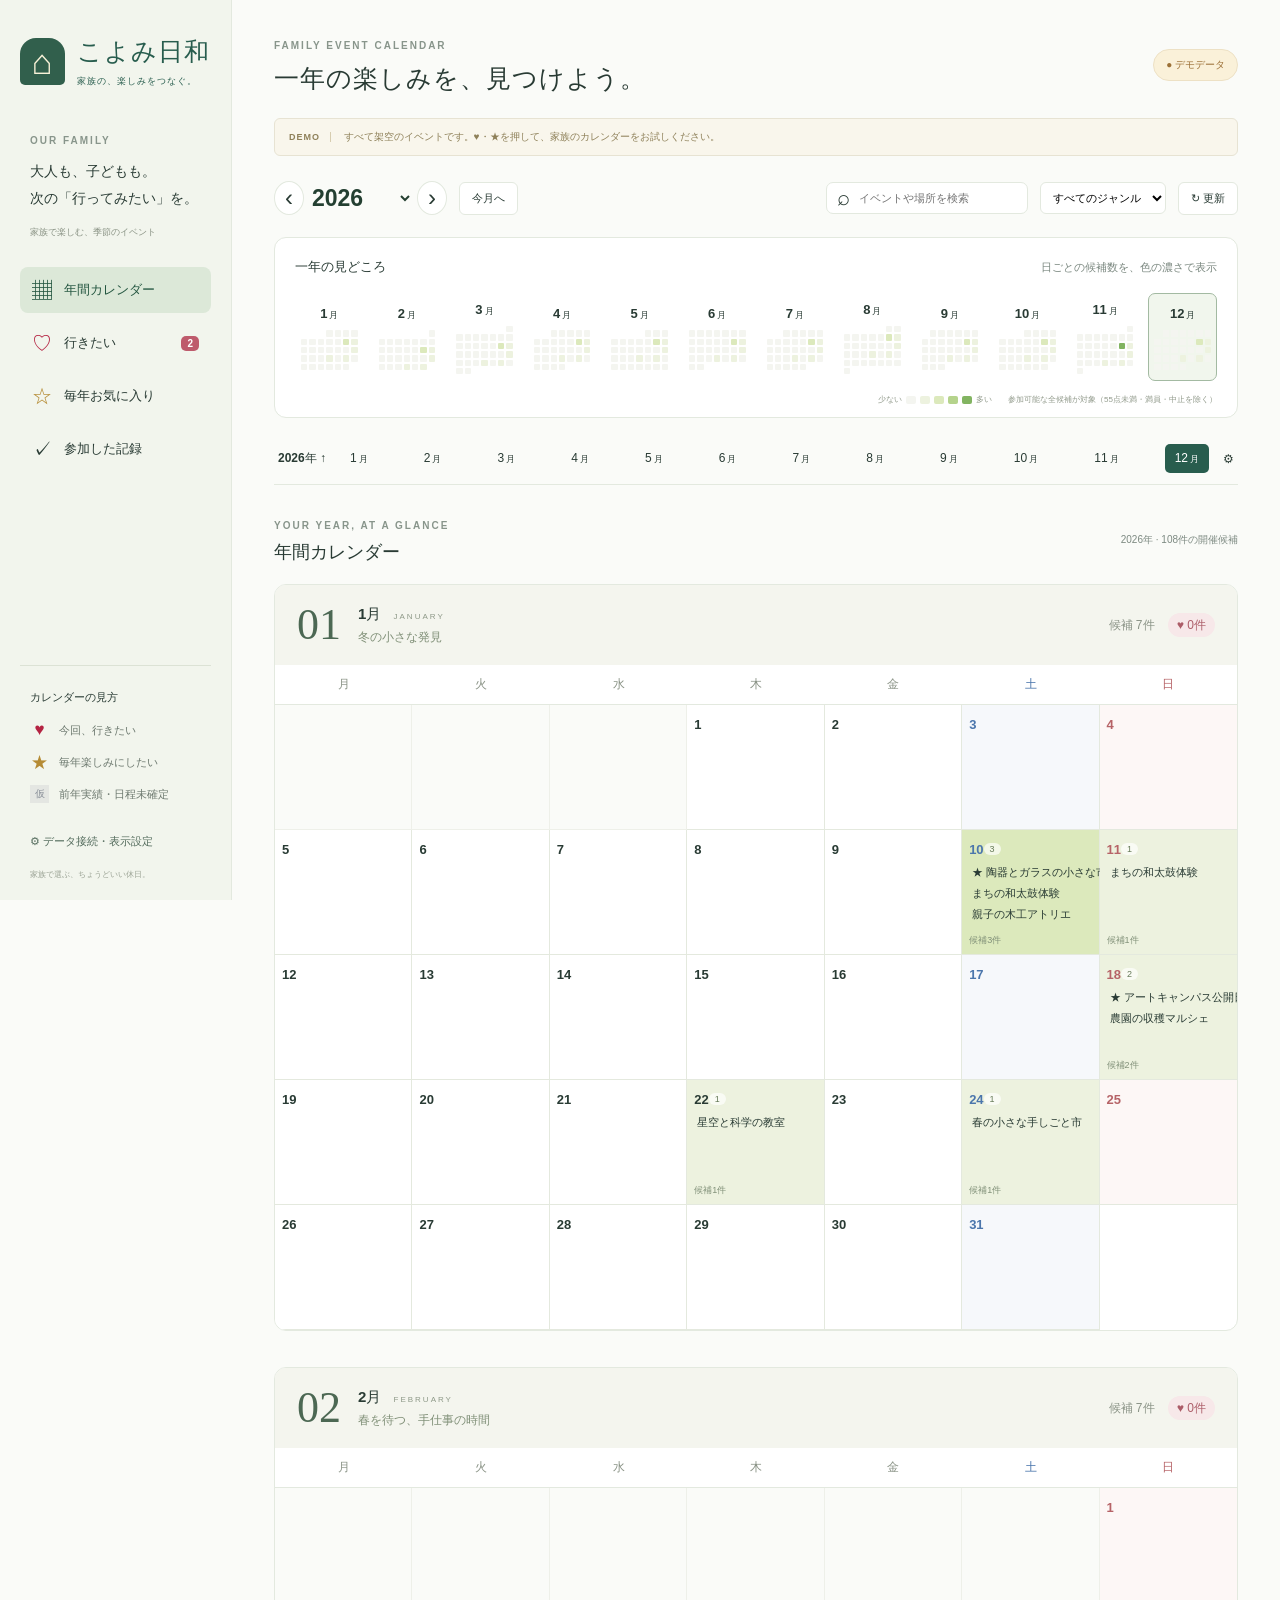
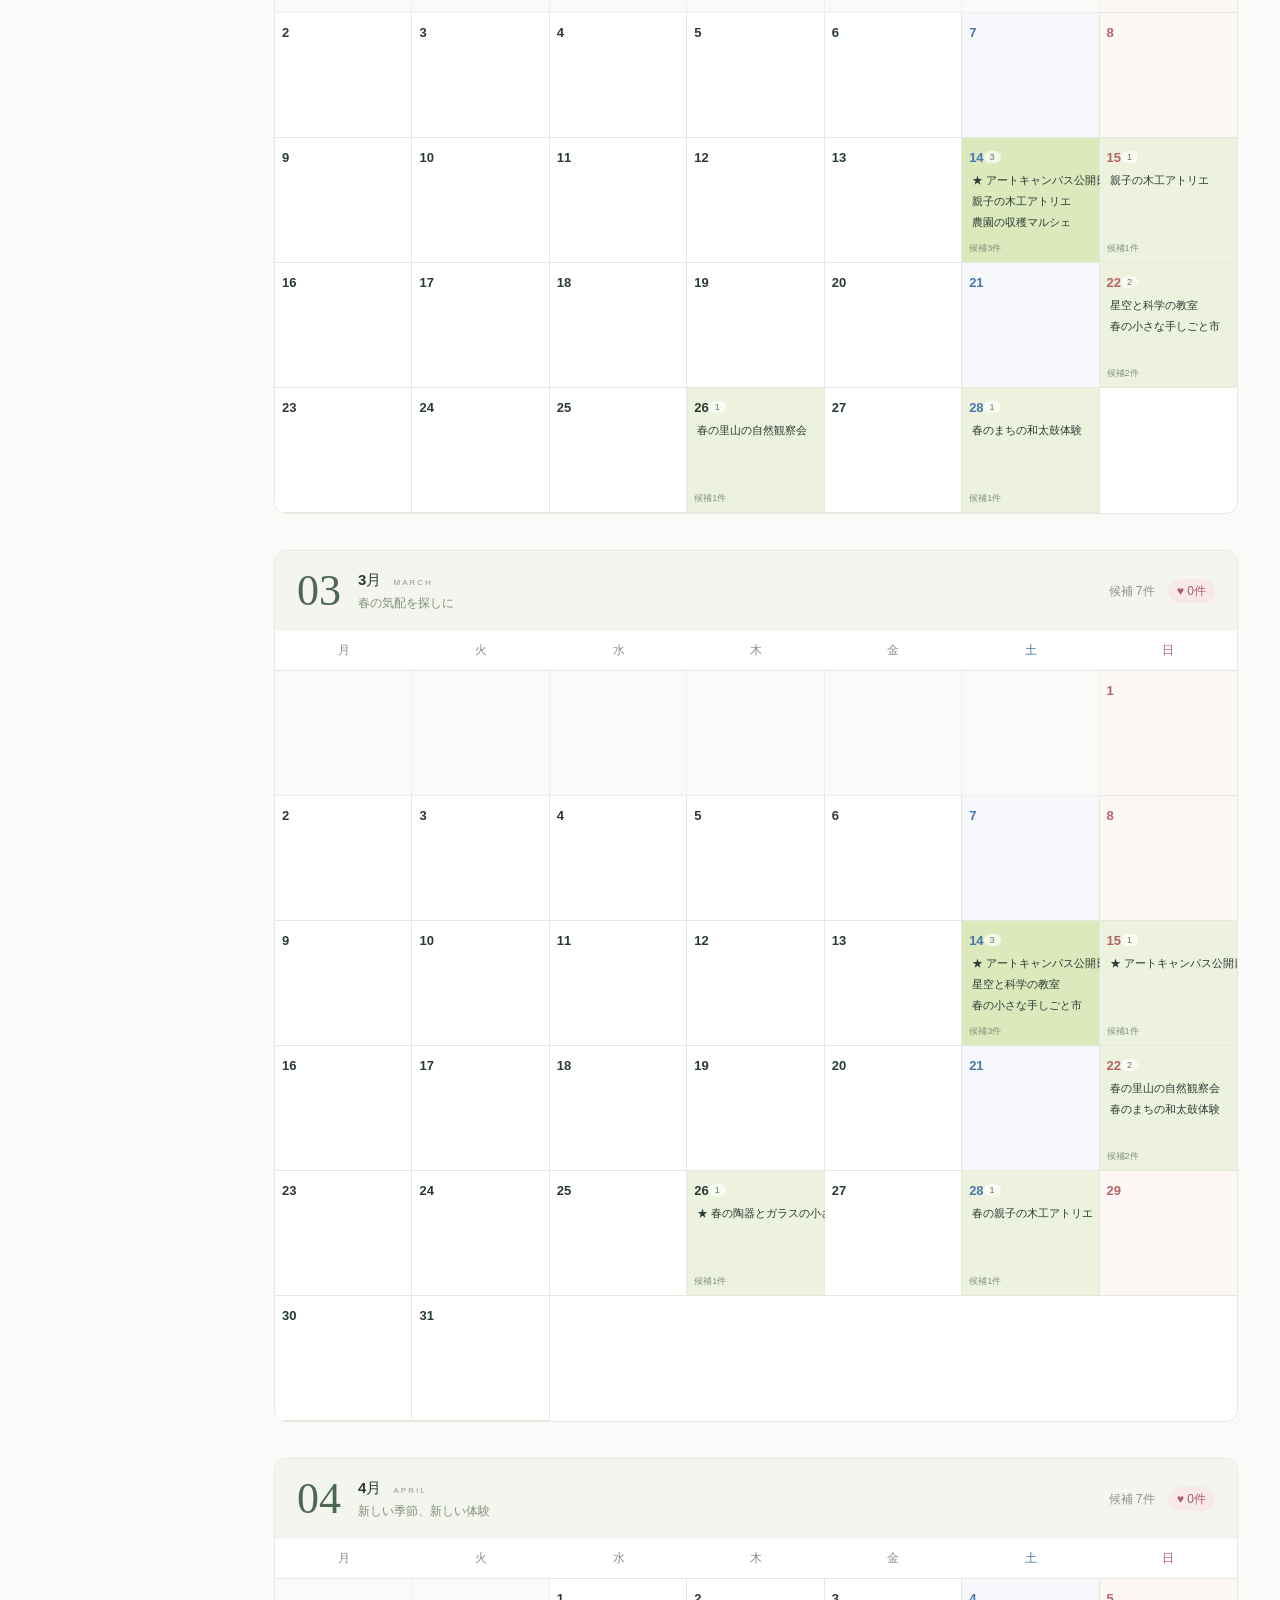
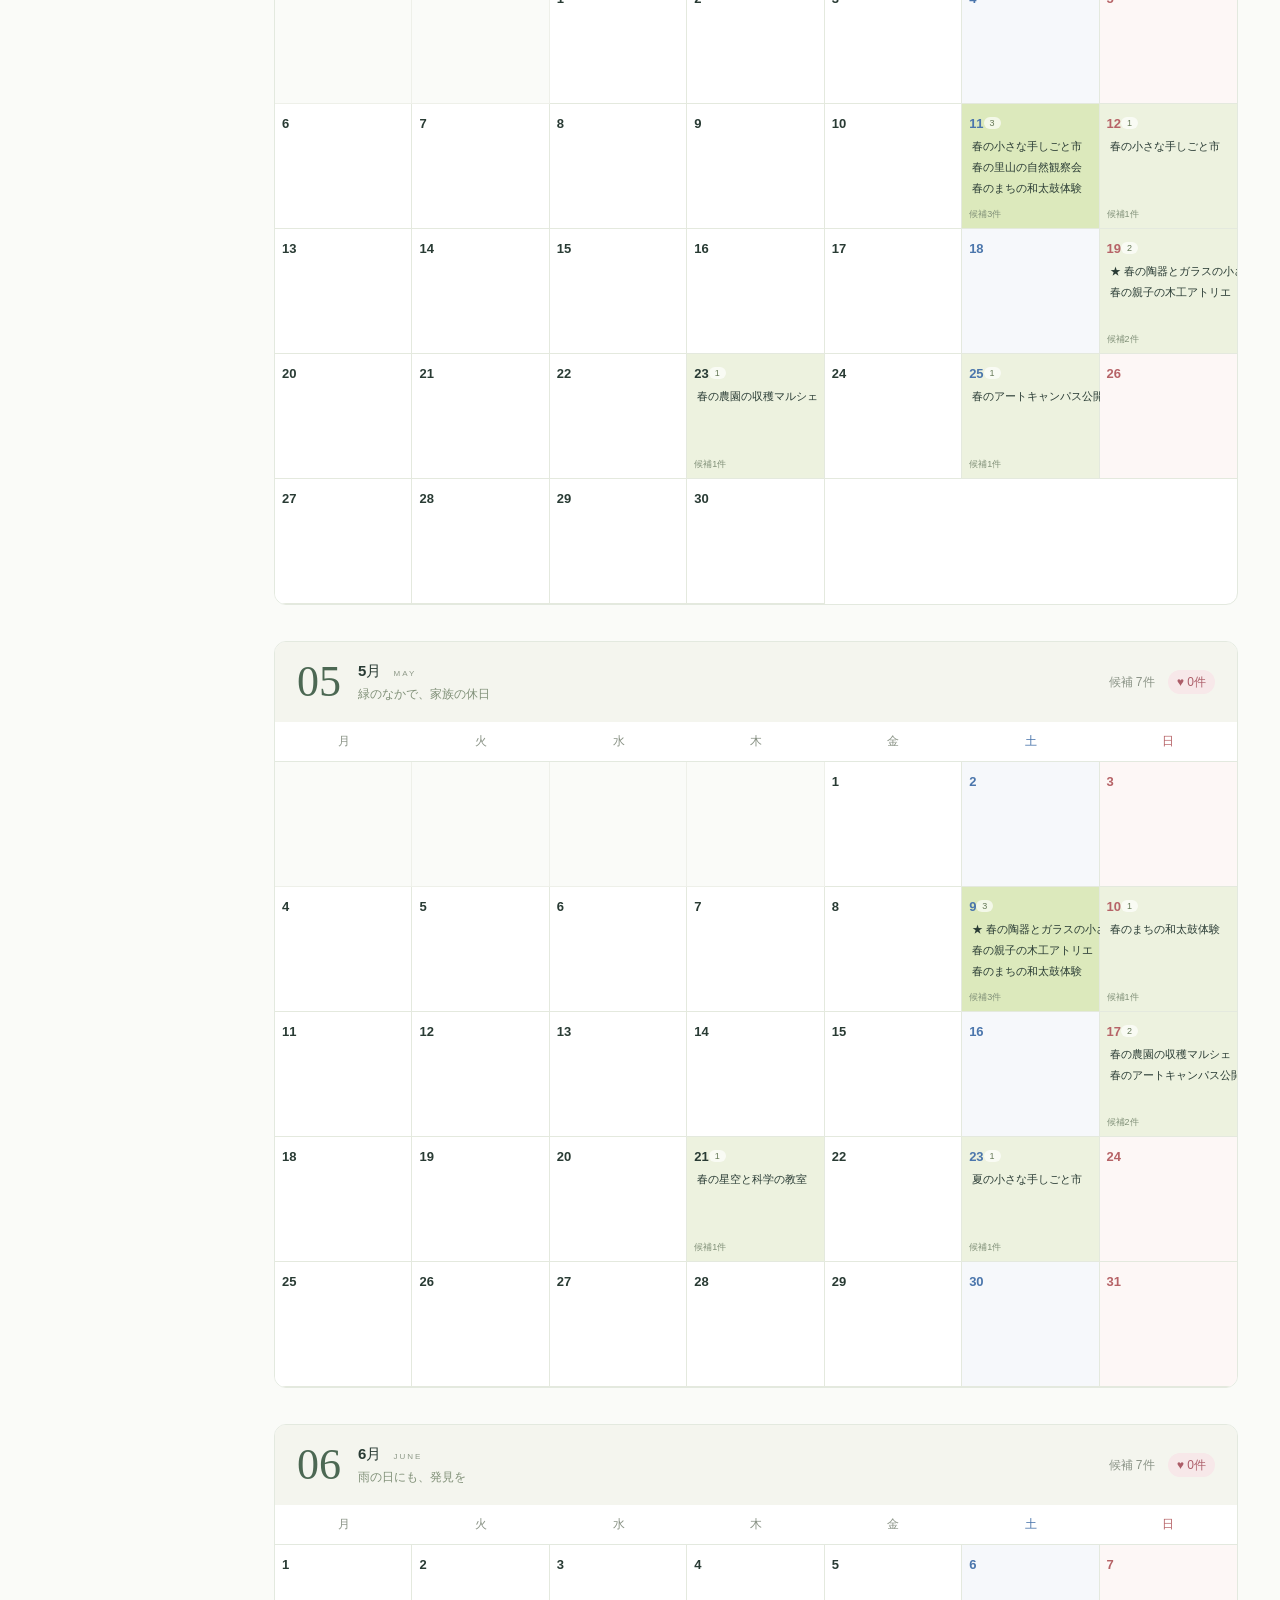
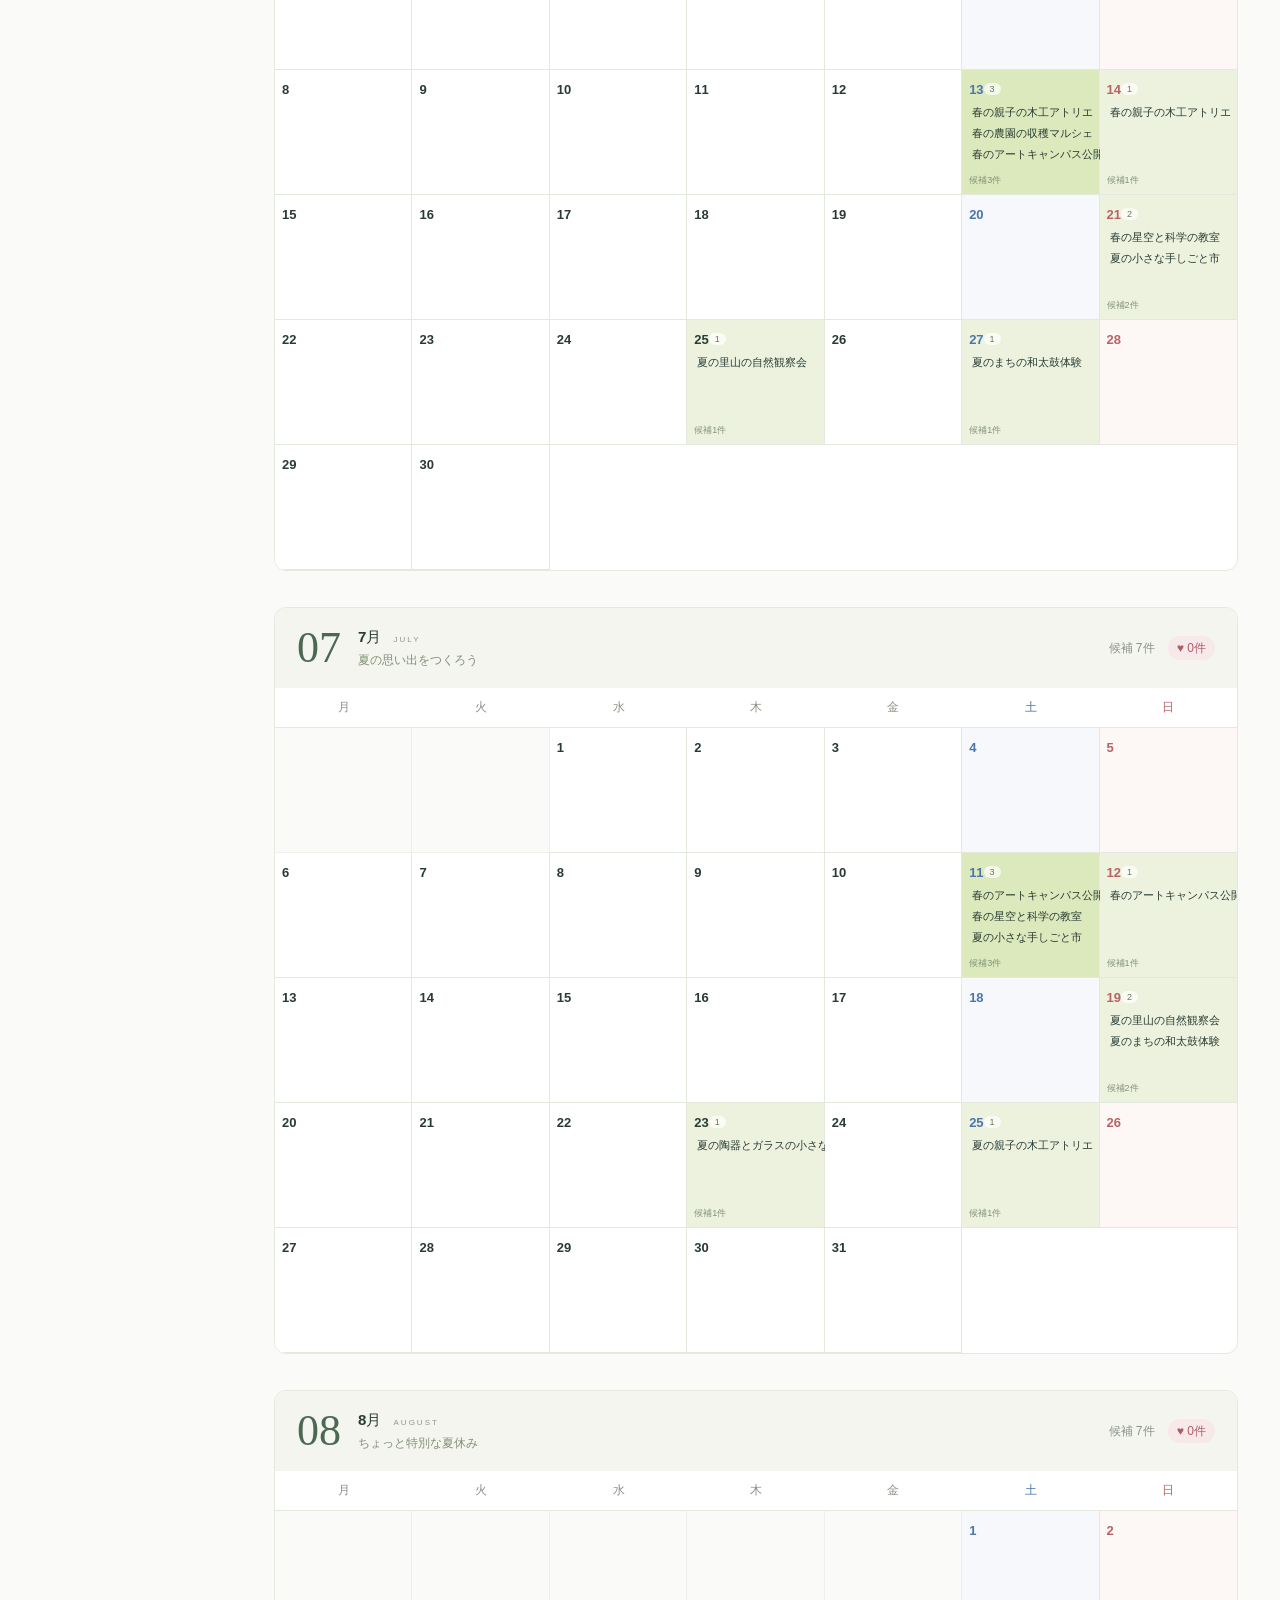
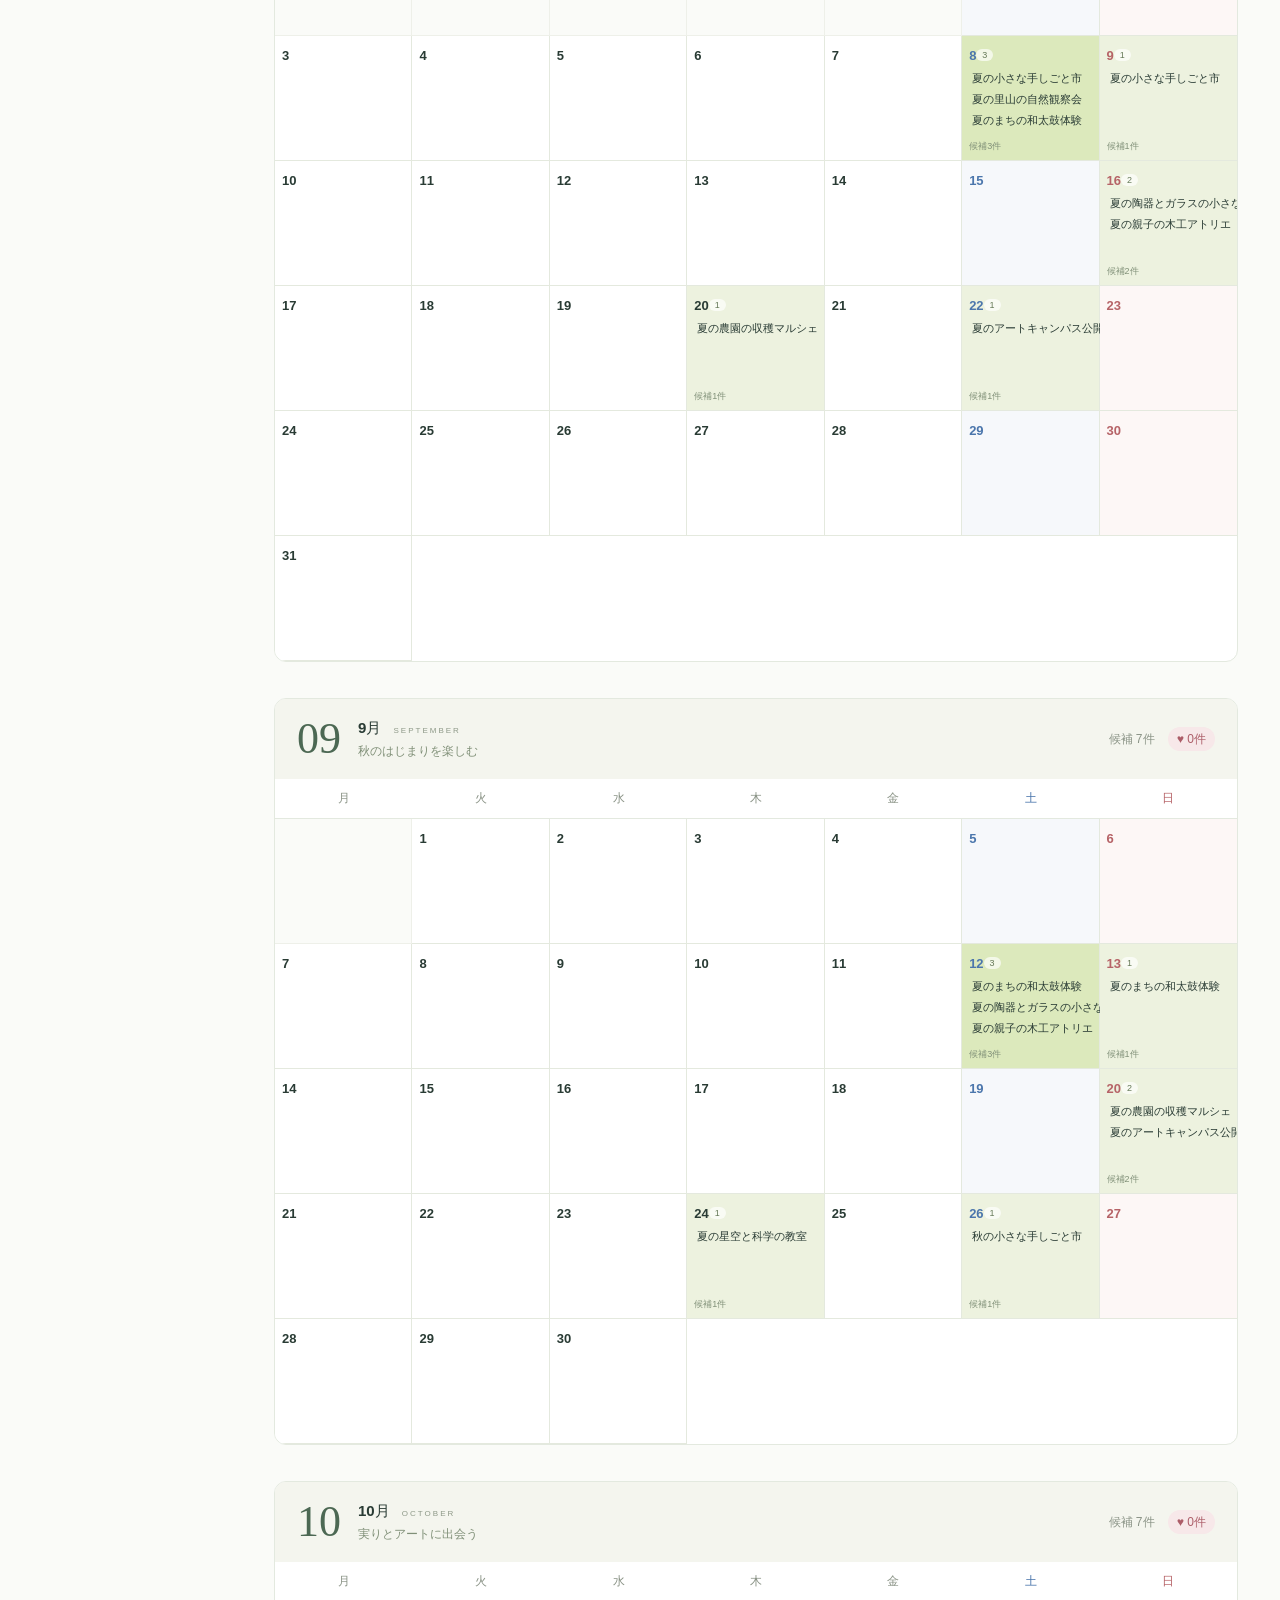
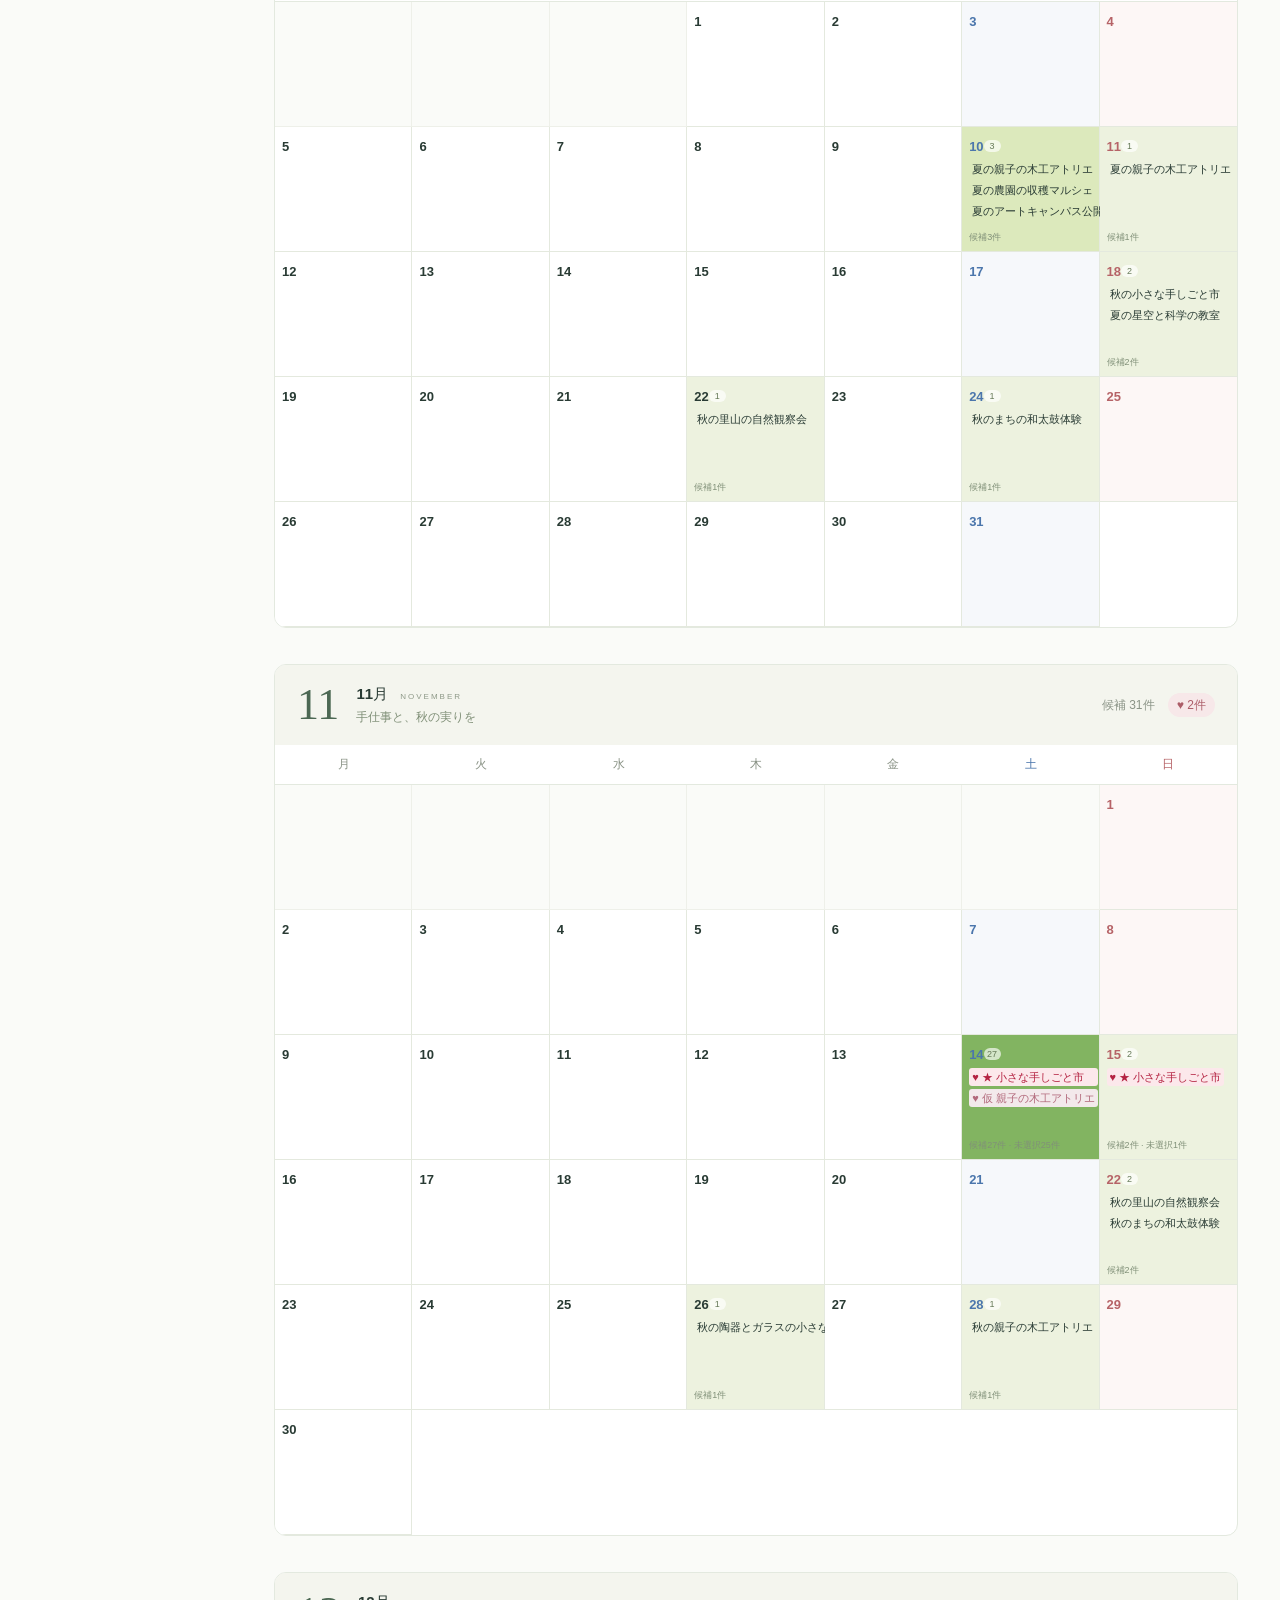
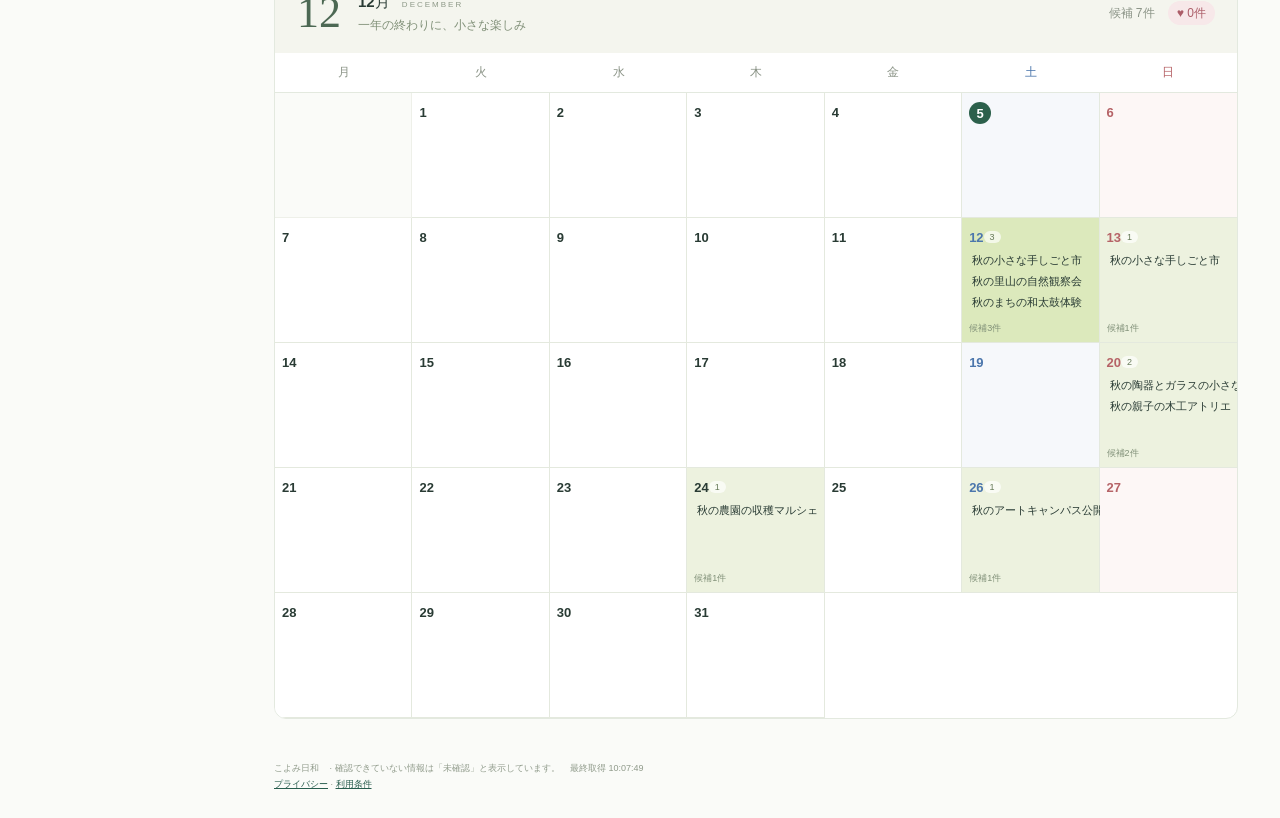
<file: index.html>
<!doctype html>
<html lang="ja"><head><meta charset="UTF-8"><meta name="viewport" content="width=device-width, initial-scale=1"><meta name="theme-color" content="#245e50"><meta name="referrer" content="strict-origin-when-cross-origin"><meta http-equiv="Content-Security-Policy" content="default-src 'self'; script-src 'self' https://accounts.google.com/gsi/client https://apis.google.com; style-src 'self' 'unsafe-inline' https://accounts.google.com https://apis.google.com; connect-src 'self' https://accounts.google.com https://apis.google.com https://www.googleapis.com https://sheets.googleapis.com https://oauth2.googleapis.com; frame-src https://accounts.google.com https://docs.google.com https://drive.google.com; img-src 'self' https: data:; object-src 'none'; base-uri 'self'; form-action 'self'"><title>こよみ日和 — 家族のイベントカレンダー</title><link rel="icon" href="./favicon.svg"><link rel="stylesheet" href="./style.css?v=975ec59d88f0"><script type="module" src="./app.js?v=975ec59d88f0"></script></head><body>
<a class="skiplink" href="#calendar">カレンダーへ移動</a>
<aside class="sidebar">
 <a class="brand" href="./" aria-label="こよみ日和 ホーム"><span class="brand-mark">⌂</span><span>こよみ日和<small>家族の、楽しみをつなぐ。</small></span></a>
 <div class="family-note"><span class="eyebrow">OUR FAMILY</span><p>大人も、子どもも。<br>次の「行ってみたい」を。</p><small>家族で楽しむ、季節のイベント</small></div>
 <nav aria-label="表示を選択"><button class="nav-item active" data-view="calendar"><span>▦</span>年間カレンダー</button><button class="nav-item" data-view="want"><span class="red">♡</span>行きたい<span id="want-count" class="nav-count">0</span></button><button class="nav-item" data-view="favorites"><span class="gold">☆</span>毎年お気に入り</button><button class="nav-item" data-view="attended"><span>✓</span>参加した記録</button></nav>
 <div class="sidebar-bottom"><div class="legend-title">カレンダーの見方</div><p><span class="red">♥</span> 今回、行きたい</p><p><span class="gold">★</span> 毎年楽しみにしたい</p><p><span class="tentative-label">仮</span> 前年実績・日程未確定</p><button id="settings-open" class="connection-button">⚙ データ接続・表示設定</button><small>家族で選ぶ、ちょうどいい休日。</small></div>
</aside>
<main>
 <header class="topbar"><div><span class="eyebrow">FAMILY EVENT CALENDAR</span><h1 id="page-title">一年の楽しみを、見つけよう。</h1></div><span id="mode-badge" class="mode-badge">● デモデータ</span></header>
 <div class="demo-notice" id="demo-notice"><strong>DEMO</strong> すべて架空のイベントです。♥・★を押して、家族のカレンダーをお試しください。</div>
 <section class="toolbar" aria-label="カレンダー操作"><div class="year-control"><button id="year-prev" aria-label="前年">‹</button><select id="year" aria-label="表示年"></select><button id="year-next" aria-label="翌年">›</button></div><button id="today" class="quiet-button">今月へ</button><div class="search"><span>⌕</span><input id="search" type="search" placeholder="イベントや場所を検索" aria-label="イベントや場所を検索"></div><select id="category" aria-label="ジャンル"><option value="">すべてのジャンル</option></select><button id="refresh" class="quiet-button">↻ 更新</button></section>
 <section class="year-overview"><div class="section-label"><h2>一年の見どころ</h2><span>日ごとの候補数を、色の濃さで表示</span></div><div id="overview" class="overview"></div><div class="density-legend"><span>少ない</span><i class="density-0"></i><i class="density-1"></i><i class="density-2"></i><i class="density-3"></i><i class="density-4"></i><span>多い</span><span class="overview-footnote">参加可能な全候補が対象（55点未満・満員・中止を除く）</span></div></section>
 <div id="quicknav" class="quicknav" aria-label="月へのクイック移動"></div>
 <div class="content-heading"><div><span class="eyebrow" id="content-eyebrow">YOUR YEAR, AT A GLANCE</span><h2 id="content-title">年間カレンダー</h2></div><span id="result-count"></span></div>
 <div id="error" class="error" role="alert" hidden></div><div id="loading" role="status">カレンダーを読み込んでいます…</div>
 <div id="calendar" tabindex="-1"></div><section id="list-view" hidden></section>
 <footer>こよみ日和 <span>·</span> 確認できていない情報は「未確認」と表示しています。<span id="updated"></span><br><a href="./privacy.html">プライバシー</a> · <a href="./terms.html">利用条件</a></footer>
</main>
<div id="sheet-backdrop" class="backdrop" hidden></div><aside id="day-panel" class="day-panel" aria-label="日別イベント" hidden></aside>
<dialog id="detail"><div id="detail-content"></div></dialog>
<dialog id="settings"><div class="dialog-heading"><h2>データ接続・表示設定</h2><button data-close="settings" aria-label="閉じる">×</button></div><p class="muted" id="storage-note">デモの選択状態を保存します。</p><label class="setting-row"><span>データソース</span><select id="source"><option value="demo">デモデータ</option><option value="sheets">既存のGoogle Sheets</option></select></label><div class="connection-info" id="connection-info"></div><label class="setting-row"><span>ルート検索の出発地点<br><small>この端末だけに保存</small></span><input id="route-origin" type="text" maxlength="200" placeholder="任意：市区町村・駅名など" autocomplete="off"></label><section aria-labelledby="interest-heading"><h3 id="interest-heading">興味なし</h3><p class="muted">イベント全体を翌年以降も候補・検索結果から除外します。解除すると再び候補になります。</p><div id="interest-list"></div></section><label class="setting-row"><span>仮日程を表示</span><input type="checkbox" id="show-tentative" checked></label><p class="muted">♥は開催回ごと、★はイベント共通です。Sheetsモードでは既存PoC行を除外し、デモデータは書き込みません。</p><button data-close="settings" class="primary">完了</button></dialog>
<div id="toast" role="status" class="toast" hidden></div>
</body></html>
</file>
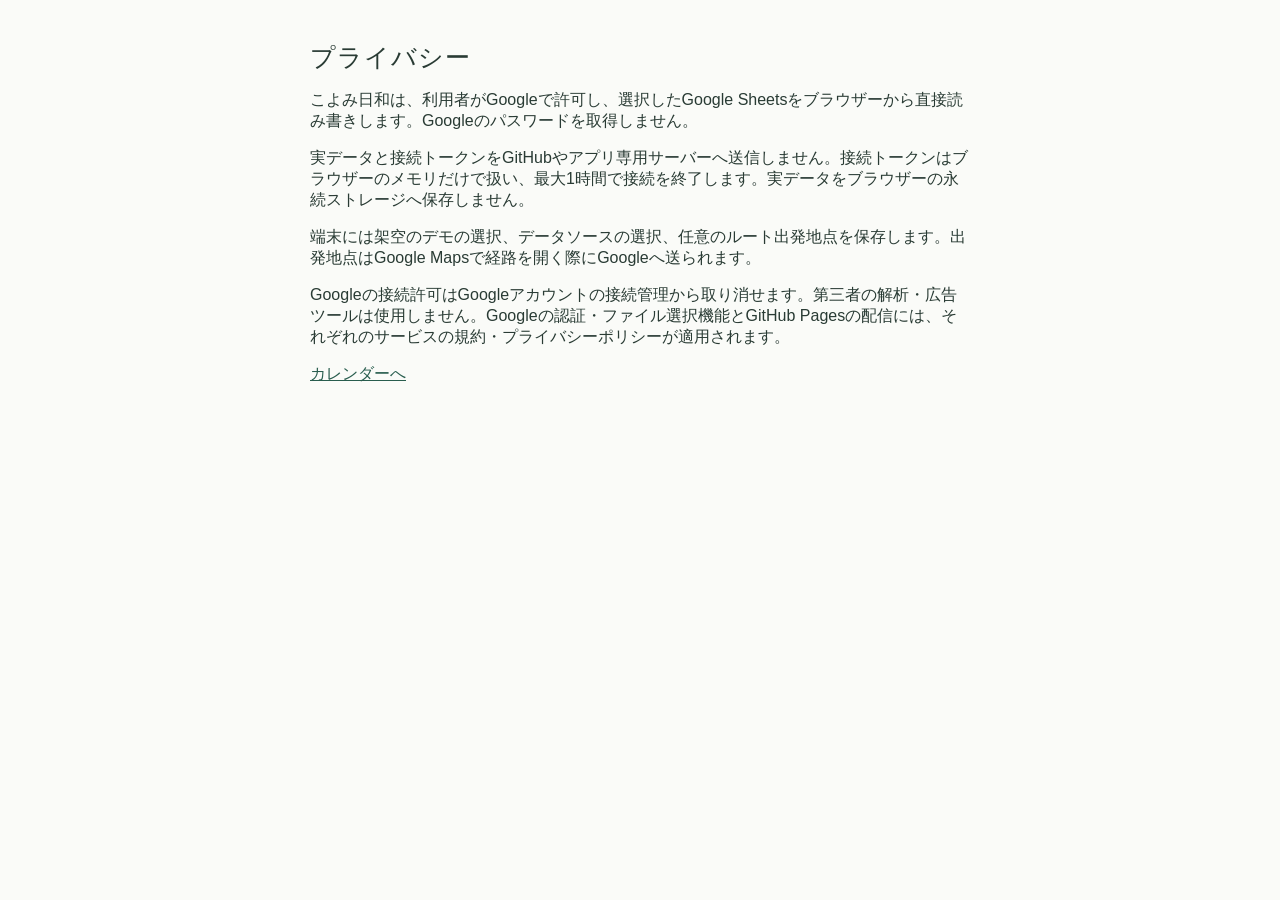
<file: privacy.html>
<!doctype html><html lang="ja"><head><meta charset="utf-8"><meta name="viewport" content="width=device-width, initial-scale=1"><title>プライバシー — こよみ日和</title><link rel="stylesheet" href="./style.css"></head><body><main style="margin:0 auto;padding:32px 20px;max-width:700px"><h1>プライバシー</h1><p>こよみ日和は、利用者がGoogleで許可し、選択したGoogle Sheetsをブラウザーから直接読み書きします。Googleのパスワードを取得しません。</p><p>実データと接続トークンをGitHubやアプリ専用サーバーへ送信しません。接続トークンはブラウザーのメモリだけで扱い、最大1時間で接続を終了します。実データをブラウザーの永続ストレージへ保存しません。</p><p>端末には架空のデモの選択、データソースの選択、任意のルート出発地点を保存します。出発地点はGoogle Mapsで経路を開く際にGoogleへ送られます。</p><p>Googleの接続許可はGoogleアカウントの接続管理から取り消せます。第三者の解析・広告ツールは使用しません。Googleの認証・ファイル選択機能とGitHub Pagesの配信には、それぞれのサービスの規約・プライバシーポリシーが適用されます。</p><p><a href="./">カレンダーへ</a></p></main></body></html>
</file>
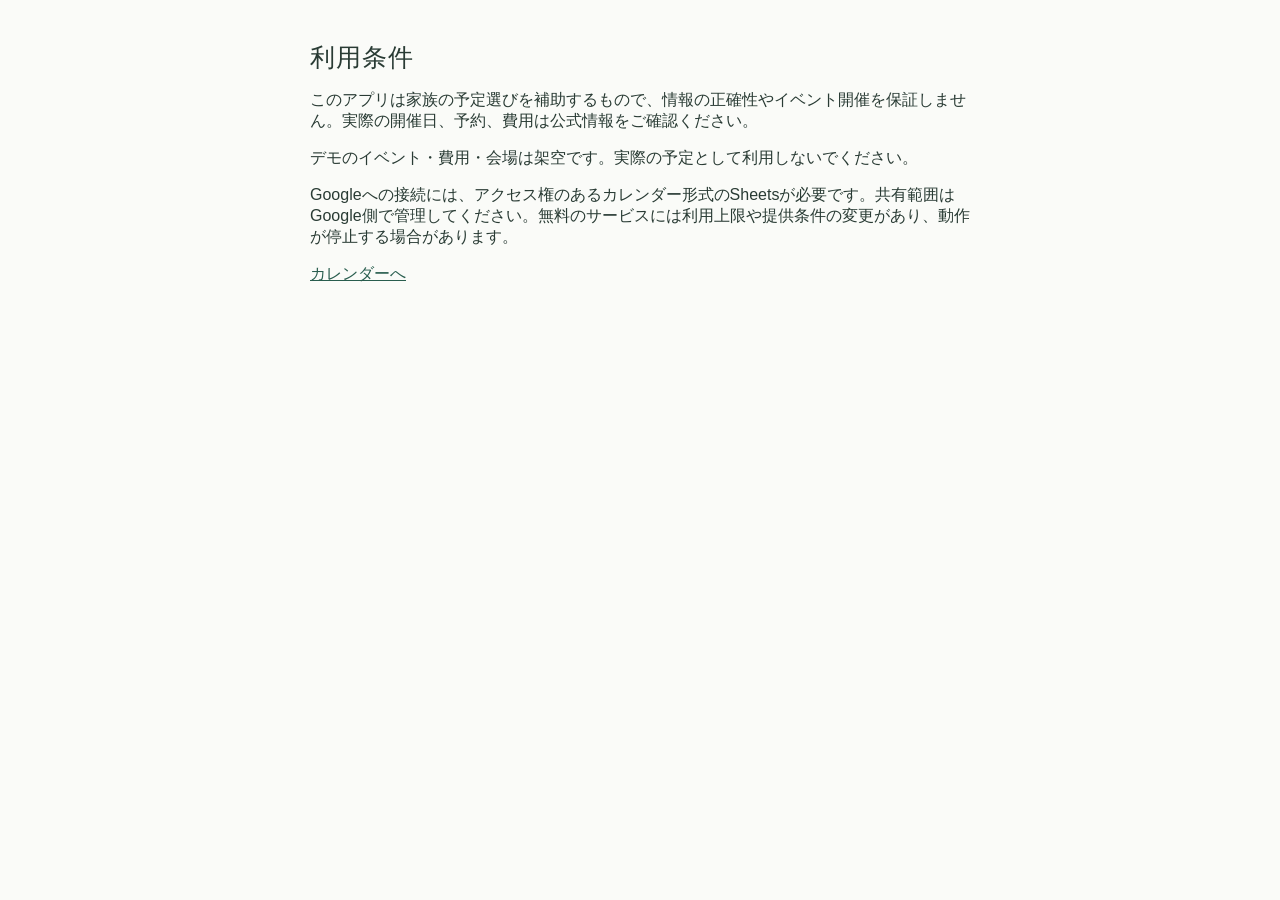
<file: terms.html>
<!doctype html><html lang="ja"><head><meta charset="utf-8"><meta name="viewport" content="width=device-width, initial-scale=1"><title>利用条件 — こよみ日和</title><link rel="stylesheet" href="./style.css"></head><body><main style="margin:0 auto;padding:32px 20px;max-width:700px"><h1>利用条件</h1><p>このアプリは家族の予定選びを補助するもので、情報の正確性やイベント開催を保証しません。実際の開催日、予約、費用は公式情報をご確認ください。</p><p>デモのイベント・費用・会場は架空です。実際の予定として利用しないでください。</p><p>Googleへの接続には、アクセス権のあるカレンダー形式のSheetsが必要です。共有範囲はGoogle側で管理してください。無料のサービスには利用上限や提供条件の変更があり、動作が停止する場合があります。</p><p><a href="./">カレンダーへ</a></p></main></body></html>
</file>
<file: style.css>
@charset "UTF-8";
:root{font-family:"Yu Gothic UI","Hiragino Kaku Gothic ProN",Meiryo,sans-serif;color:#293b34;background:#fafbf8;font-synthesis:none;--green:#285d4e;--muted:#7c8981;--line:#e3e9df;--red:#b42342;--gold:#b58b34}
*{box-sizing:border-box}body{margin:0}button,input,select{font:inherit}button,a,input,select{-webkit-tap-highlight-color:transparent}button{cursor:pointer;color:inherit}button:disabled{cursor:wait;opacity:.55}button:focus-visible,a:focus-visible,select:focus-visible,input:focus-visible{outline:3px solid #d69b39;outline-offset:3px}button{border:0;background:none}a{color:var(--green)}[hidden]{display:none!important}.eyebrow{font-size:10px;letter-spacing:2px;color:#88958b;font-weight:700}.sidebar{width:232px;height:100vh;position:fixed;inset:0 auto 0 0;border-right:1px solid var(--line);padding:35px 20px 20px;background:#f2f5ed;display:flex;flex-direction:column;z-index:10}.brand{display:flex;gap:12px;align-items:center;text-decoration:none;font-size:25px;letter-spacing:1px;font-weight:800}.brand-mark{display:grid;place-items:center;background:#315f4c;color:#f9f2d8;border-radius:16px 16px 5px 5px;font-size:35px;width:45px;height:47px}.brand small{display:block;font-size:9px;letter-spacing:1px;margin-top:7px;font-weight:400}.family-note{margin:42px 10px 28px}.family-note p{font-size:14px;line-height:1.9;font-weight:650;margin:10px 0}.family-note small{font-size:9px;color:#899284}nav{display:grid;gap:7px}.nav-item{display:flex;align-items:center;text-align:left;font-size:12px;gap:12px;padding:14px 12px;border-radius:8px;font-weight:600;white-space:nowrap}.nav-item>span:first-child{font-size:20px;line-height:18px}.nav-item.active{background:#dce8d8;color:#245640}.nav-item:hover{background:#e6ecdf}.nav-count{margin-left:auto;background:#be5b6c;color:white;border-radius:5px;font-size:10px;padding:2px 6px}.red{color:var(--red)}.gold{color:var(--gold)}.sidebar-bottom{margin-top:auto;padding:24px 10px 0;border-top:1px solid #dce2d5}.legend-title{font-size:11px;font-weight:700;margin-bottom:15px}.sidebar-bottom p{font-size:10px;color:#6d796f;display:flex;gap:10px;align-items:center}.sidebar-bottom p span{font-size:17px;width:19px;text-align:center}.tentative-label{background:#e4e6e2;color:#8a9099;font-size:10px!important;padding:2px}.connection-button{font-size:11px;padding:20px 0;color:#536b5c}.sidebar-bottom>small{font-size:8px;color:#9aa294;display:block}main{margin-left:232px;padding:35px 42px 0;max-width:1760px}.topbar{display:flex;align-items:center;justify-content:space-between;gap:20px}h1{font-size:25px;letter-spacing:1px;margin:9px 0 0;font-weight:700}.mode-badge{font-size:10px;color:#9c7137;background:#faf1d9;border:1px solid #ede1c5;padding:8px 12px;border-radius:20px;white-space:nowrap}.demo-notice{margin-top:23px;padding:10px 14px;border:1px solid #e7e3d3;border-radius:6px;background:#f9f6ec;color:#8e8059;font-size:10px;line-height:1.6}.demo-notice strong{font-size:9px;letter-spacing:1px;border-right:1px solid #d7cdb0;padding-right:10px;margin-right:10px}.toolbar{display:flex;align-items:center;gap:12px;margin:25px 0 22px;flex-wrap:wrap}.year-control{display:flex;gap:4px;align-items:center}.year-control button{font-size:24px;width:30px;height:34px;border:1px solid var(--line);border-radius:50%;background:#fff}.year-control select{border:0;background:transparent;color:#233f31;font-size:23px;font-weight:750;width:105px;cursor:pointer}.quiet-button{border:1px solid var(--line);background:white;border-radius:6px;font-size:11px;padding:8px 12px}.quiet-button:hover{background:#edf3e8}.search{margin-left:auto;border:1px solid var(--line);border-radius:7px;padding:6px 10px;display:flex;align-items:center;gap:7px;background:white}.search span{font-size:22px;line-height:18px}.search input{border:0;outline:none;font-size:11px;width:160px;background:none}.toolbar>select{background:#fff;border:1px solid var(--line);border-radius:6px;font-size:11px;padding:8px;max-width:180px}.year-overview{background:white;border:1px solid var(--line);border-radius:12px;padding:20px 20px 12px}.section-label{display:flex;align-items:center;justify-content:space-between}.section-label h2{font-size:13px;margin:0}.section-label>span{font-size:9px;color:var(--muted)}.overview{display:grid;grid-template-columns:repeat(12,1fr);gap:9px;margin-top:17px}.month-mini{padding:8px 5px 6px;border:1px solid transparent;border-radius:7px;min-width:0}.month-mini:hover{background:#f3f6ed}.month-mini.current{background:#f1f6ed;border-color:#a3baa2}.month-mini>span{display:block;font-size:13px;font-weight:700;margin-bottom:8px}.month-mini small{font-size:9px;margin-left:2px}.mini-grid{display:grid;grid-template-columns:repeat(7,1fr);gap:2px;min-height:39px;align-content:start}.mini-grid i{aspect-ratio:1;border-radius:1px;max-height:9px}.mini-empty{background:none}.density-0{background-color:#f4f5f0}.density-1{background-color:#edf2df}.density-2{background-color:#dce9bc}.density-3{background-color:#b5d38c}.density-4{background-color:#82b461}.density-legend{display:flex;gap:4px;align-items:center;justify-content:flex-end;font-size:8px;color:#90998a;margin-top:13px}.density-legend i{width:10px;height:8px;border-radius:2px}.overview-footnote{margin-left:12px}.content-heading{display:flex;align-items:center;justify-content:space-between;margin:30px 0 20px}.content-heading h2{font-size:18px;margin:7px 0 0}.content-heading>span{font-size:10px;color:var(--muted)}.month-section{margin-bottom:36px;scroll-margin-top:15px;background:white;border:1px solid var(--line);border-radius:12px;overflow:hidden}.month-heading{display:flex;justify-content:space-between;align-items:center;padding:18px 22px;background:#f4f5ee}.month-title{display:flex;align-items:center;gap:17px}.month-title>strong{font-family:Georgia,serif;font-size:44px;line-height:1;color:#4c6853;font-weight:400}.month-title h3{font-size:15px;margin:0}.month-title h3 span{font-size:8px;font-weight:400;letter-spacing:2px;margin-left:8px;color:#8e9988}.month-title p{margin:5px 0 0;font-size:10px;color:#809078}.month-stats{font-size:10px;color:#8a9386}.month-stats>span{margin-left:10px;color:#ac5d68;background:#f7e8e9;padding:5px 9px;border-radius:15px}.weekdays{display:grid;grid-template-columns:repeat(7,1fr);text-align:center;font-size:10px;padding:11px 0;border-bottom:1px solid var(--line);color:#8a9386}.saturday .day-number,.weekdays .saturday{color:#4b76ac}.sunday .day-number,.weekdays .sunday{color:#b66367}.days-grid{display:grid;grid-template-columns:repeat(7,minmax(0,1fr))}.day{height:125px;padding:9px 7px 7px;display:flex;flex-direction:column;text-align:left;border-right:1px solid #e4e9de;border-bottom:1px solid #e4e9de;position:relative}.day:nth-child(7n){border-right:0}.day.density-0{background:white}.day.saturday.density-0{background:#f6f8fb}.day.sunday.density-0{background:#fdf7f6}.day:hover{box-shadow:inset 0 0 0 2px #8baa75;z-index:1}.day.selected{box-shadow:inset 0 0 0 2px #386c51}.day-top{display:flex;align-items:center;justify-content:space-between;min-height:20px;margin-bottom:4px}.day-number{font-size:12px;font-weight:600}.day.today .day-number{background:#2c604b;color:white;border-radius:50%;height:22px;width:22px;display:grid;place-items:center}.count{font-size:8px;background:#ffffffa8;border-radius:8px;min-width:17px;text-align:center;padding:1px 3px;color:#657957}.cell-events{display:flex;flex-direction:column;gap:3px;overflow:hidden}.cell-event{font-size:9px;line-height:18px;white-space:nowrap;overflow:hidden;text-overflow:ellipsis;display:block;border-radius:3px;padding:0 3px}.cell-event.wanted{color:var(--red);background:#fce8eb;font-weight:600}.cell-event.tentative{color:#8a9099;background:#f2f3f4}.cell-event.wanted.tentative{color:#b2697b;background:#f3e9eb}.cell-bottom{font-size:7px;color:#809078;margin-top:auto;padding-top:3px;white-space:nowrap;overflow:hidden}.empty-day{background:#fafbf8;border-right:1px solid #eef0e9;border-bottom:1px solid #eef0e9}.error{background:#fff0eb;border:1px solid #e7c0b6;padding:15px;border-radius:6px;font-size:12px;margin-bottom:16px;line-height:1.7}#loading{font-size:12px;padding:40px;text-align:center}footer{padding:5px 0 25px;font-size:9px;color:#909b8b;line-height:1.8}footer>span{margin-left:8px}.backdrop{position:fixed;inset:0;background:#263b3425;z-index:19}.day-panel{position:fixed;right:0;top:0;bottom:0;width:420px;max-width:100vw;background:#fbfcf9;z-index:20;box-shadow:-8px 0 60px #203b3420;display:flex;flex-direction:column}.panel-header{background:#eef3e8;padding:22px 23px 18px;border-bottom:1px solid #dce5d5}.panel-top{display:flex;align-items:center;justify-content:space-between}.panel-top button,.dialog-heading button{background:white;border:1px solid var(--line);border-radius:50%;width:30px;height:30px;font-size:22px;line-height:25px}.panel-date{display:flex;align-items:center;gap:10px;margin-top:16px}.panel-date h2{margin:0;font-size:24px;flex:1}.panel-date button{font-size:23px;color:#748968}.panel-header p{font-size:11px;margin:10px 0 0;color:#7c8b72}.panel-header p span{color:#b0586c;margin-left:15px}.panel-body{padding:15px 20px 30px;overflow-y:auto;overscroll-behavior:contain}.panel-tip{font-size:10px;color:#8a9682;padding:4px 0 10px}.panel-body h3{font-size:12px;margin:18px 0 11px}.panel-body h3 span{font-size:9px;color:#8a9682;margin-left:6px}.wanted-heading{color:var(--red)}.event-card{border:1px solid #e1e6da;border-radius:9px;background:white;padding:15px;margin-bottom:10px}.event-card.is-wanted{background:#fffafb;border-color:#edd2d9}.event-card.is-skipped{opacity:.6}.card-meta{display:flex;align-items:center;gap:6px;margin-bottom:9px}.category-tag{font-size:8px;background:#f0f3ea;color:#708264;padding:3px 6px;border-radius:3px}.status-tag{font-size:8px;background:#eee;color:#949994;padding:3px 5px;border-radius:3px}.status-tag.confirmed{background:#edf4ee;color:#668c6c}.score{margin-left:auto;font-size:17px;font-family:Georgia,serif;color:#987d44}.score small{font-size:8px;margin-left:2px}.event-title{padding:0;display:flex;justify-content:space-between;width:100%;text-align:left;font-size:14px;font-weight:700;gap:8px;line-height:1.5}.event-title span{color:#98a18e;font-size:12px}.event-sub{font-size:10px;color:#7c8875;margin:8px 0;line-height:1.8}.event-sub>span{display:block}.rationale{font-size:10px;line-height:1.8;margin:8px 0;color:#6d7d66}.event-cost{display:flex;justify-content:space-between;font-size:9px;color:#89947e;border-bottom:1px solid #edf0e8;padding:2px 0 11px}.card-actions{display:flex;align-items:center;gap:7px;margin-top:11px;flex-wrap:wrap}.card-actions button{font-size:10px;white-space:nowrap}.want-toggle{background:#faf2f2;border:1px solid #eedbdf;border-radius:5px;color:#ac6676;padding:6px 10px}.want-toggle.on{background:#f5dce2;color:var(--red);border-color:#e4b9c4}.favorite-toggle{border:1px solid #e7e4d7;border-radius:5px;padding:6px 8px;color:#99927b}.favorite-toggle.on{background:#faf4df;border-color:#e8d8a3;color:#a6812c}.interest-toggle{margin-left:auto;color:#9ba28e;font-size:9px!important}.card-date{font-size:11px;color:#587050}.empty-day-message{font-size:12px;color:#8a9682;padding:20px 0}.sheet-handle{display:none}.empty-state{padding:60px 20px;text-align:center;background:white;border:1px solid var(--line);border-radius:12px}.empty-state>span{font-size:40px;color:#9aaf8e}.empty-state h3{font-size:16px}.empty-state p{font-size:12px;line-height:1.9;color:#8a9682}.primary{background:#315f4c;color:white;border-radius:6px;padding:10px 18px;font-size:12px}.primary:hover{background:#204936}#list-view{display:grid;grid-template-columns:repeat(auto-fill,minmax(280px,1fr));gap:15px}#list-view .event-card{margin:0}.empty-state{grid-column:1/-1}dialog{border:1px solid var(--line);border-radius:14px;width:min(620px,calc(100vw - 24px));max-height:90dvh;padding:25px;background:#fafbf8;color:inherit}dialog::backdrop{background:#18332860;backdrop-filter:blur(3px)}.dialog-heading{display:flex;align-items:center;justify-content:space-between;gap:15px}.dialog-heading h2{font-size:18px;margin:0}#detail h2{font-size:23px;line-height:1.6}#detail h3{font-size:14px}.detail-rationale{font-size:14px;color:#5b7950;line-height:1.8}#detail-content>p{font-size:12px;line-height:1.9}.detail-fields{display:grid;grid-template-columns:130px 1fr;font-size:11px;line-height:1.9;margin-top:25px}.detail-fields dt,.detail-fields dd{margin:0;padding:10px 5px;border-bottom:1px solid var(--line);overflow-wrap:anywhere}.detail-fields dt{color:#8a9682}.history p{font-size:11px;display:flex;gap:20px;border-bottom:1px solid var(--line);padding-bottom:8px}.history span{color:#8a9682}.detail-image{width:100%;max-height:250px;object-fit:cover;border-radius:8px;margin-top:20px}.attendance{display:flex;gap:20px;align-items:center;font-size:12px;margin-top:20px}.attendance button{background:#e8efdf;border-radius:6px;padding:10px}.attendance select{font-size:12px;border:1px solid var(--line);border-radius:4px;padding:5px}.setting-row{display:flex;align-items:center;justify-content:space-between;font-size:12px;border-bottom:1px solid var(--line);padding:15px 0;gap:15px}.setting-row select{padding:8px;border:1px solid var(--line);border-radius:5px;background:white;max-width:210px;font-size:11px}.setting-row input{accent-color:var(--green);width:18px;height:18px}.connection-info{font-size:11px;line-height:1.9;color:#887b5a;background:#f5f1e4;border-radius:5px;padding:13px;margin-top:15px}.connection-info p{margin:5px 0 0}.muted{color:#8a9682;font-size:10px;line-height:1.9}.toast{position:fixed;bottom:25px;left:50%;transform:translateX(-50%);z-index:100;background:#284a3d;color:white;font-size:12px;border-radius:8px;padding:13px 23px;box-shadow:0 5px 25px #254d3925}.skiplink{position:fixed;top:-100px;z-index:101;background:white;padding:15px}.skiplink:focus{top:0}
@media(min-width:1600px){.day{height:145px}.cell-event{font-size:11px}.day-panel{width:460px}}
@media(max-width:1200px){.sidebar{width:195px;padding:28px 14px}.brand{font-size:21px}.brand-mark{width:38px;height:40px}.family-note{margin:30px 7px}.family-note small{font-size:8px}main{margin-left:195px;padding:28px 25px 0}.nav-item{font-size:11px;gap:8px;padding:13px 9px}.overview{gap:3px}.year-overview{padding:17px 12px 12px}.month-mini{padding:7px 3px}.cell-event{font-size:8px}.day{height:116px;padding:7px 4px}.cell-bottom{font-size:6px}.search input{width:125px}.toolbar{gap:8px}.quiet-button{font-size:10px;padding:8px}.day-panel{width:390px}}
@media(max-width:900px){.sidebar{width:170px}.family-note{margin:25px 0}.family-note small{font-size:7px}.brand{font-size:18px;gap:7px}.brand-mark{width:32px;height:37px}.brand small{font-size:7px}.nav-item{font-size:10px;padding:11px 5px;gap:6px}.sidebar-bottom{padding:20px 2px 0}.sidebar-bottom p{font-size:9px}main{margin-left:170px;padding:25px 18px 0}h1{font-size:20px}.toolbar{flex-wrap:wrap}.search{order:3;flex:1;margin-left:0}.search input{width:100%}.toolbar>select{order:4}.year-overview{padding:14px 10px}.overview{grid-template-columns:repeat(6,1fr);gap:5px}.mini-grid{min-height:47px;gap:3px}.mini-grid i{max-height:8px}.month-mini{padding:7px 8px}.section-label>span{font-size:8px}.overview-footnote{display:none}.day{height:108px}.month-heading{padding:16px 13px}.month-title{gap:12px}.month-title>strong{font-size:35px}.month-title h3 span{font-size:7px}.month-stats{font-size:8px}.month-stats>span{margin-left:4px}.cell-event{font-size:7px;line-height:16px}.cell-bottom{font-size:6px}.count{font-size:7px}}
@media(max-width:767px){.sidebar{position:sticky;top:0;width:100%;height:auto;padding:12px 16px 0;z-index:11;border-right:0;border-bottom:1px solid var(--line);background:#f2f5edf5;backdrop-filter:blur(10px)}.brand{font-size:19px}.brand-mark{height:31px;width:31px;font-size:24px;border-radius:10px 10px 4px 4px}.brand small{display:none}.family-note,.sidebar-bottom{display:none}nav{display:flex;gap:0;justify-content:space-between;margin-top:9px}.nav-item{font-size:9px;gap:4px;border-radius:0;padding:12px 4px;border-bottom:2px solid transparent}.nav-item.active{background:none;border-color:var(--green)}.nav-item>span:first-child{font-size:15px}.nav-count{font-size:8px;padding:1px 4px;margin:0}main{margin:0;padding:22px 12px 0}.topbar{gap:10px}h1{font-size:19px;letter-spacing:0}.topbar .eyebrow{font-size:8px}.mode-badge{font-size:8px;padding:6px 8px}.demo-notice{margin-top:16px;font-size:9px;padding:8px 10px}.toolbar{gap:7px;margin:18px 0}.year-control select{font-size:23px;width:100px}.year-control button{width:28px;height:28px;font-size:20px}.search{order:3;flex-basis:55%;padding:7px 10px}.search input{font-size:11px}.toolbar>select{order:4;max-width:42%;font-size:10px;padding:9px}.toolbar #refresh{margin-left:auto}.year-overview{padding:15px 10px 10px;border-radius:9px}.section-label h2{font-size:12px}.section-label>span{font-size:7px}.overview{margin-top:10px}.month-mini{padding:6px 5px}.mini-grid{gap:2px;min-height:40px}.month-mini>span{font-size:11px;margin-bottom:6px}.mini-grid i{max-height:7px}.content-heading{margin:24px 0 15px}.content-heading .eyebrow{font-size:8px}.content-heading h2{font-size:16px}.content-heading>span{font-size:8px}.month-section{scroll-margin-top:113px;margin-bottom:25px;border-radius:9px}.month-title p{font-size:9px}.month-title h3{font-size:13px}.month-title h3 span{display:none}.month-heading{padding:14px 10px}.month-title>strong{font-size:34px}.month-title{gap:10px}.month-stats{font-size:8px}.month-stats>span{display:block;margin:5px 0 0;text-align:center;padding:3px 6px}.day{height:112px;padding:5px 2px 4px}.day-number{font-size:10px}.day-top{min-height:18px;gap:1px}.count{font-size:6px;min-width:12px;padding:1px 2px}.cell-event{font-size:7px;line-height:17px;padding:0 1px}.cell-events{gap:3px}.cell-bottom{font-size:6px;white-space:normal;line-height:9px;max-height:21px}.day.today .day-number{width:18px;height:18px}.weekdays{padding:9px 0;font-size:9px}.day-panel{width:100%;top:auto;bottom:0;height:65dvh;border-radius:19px 19px 0 0;box-shadow:0 -10px 50px #203b3433}.day-panel.expanded{height:94dvh}.sheet-handle{display:block;text-align:center;background:#eef3e8;border-radius:19px 19px 0 0;height:24px}.sheet-handle button{width:100%;font-size:8px;color:#84927c;padding:7px}.sheet-handle button:before{content:'';display:inline-block;height:3px;width:25px;background:#bfcdb5;border-radius:3px;margin-right:8px;vertical-align:middle}.panel-header{padding:8px 20px 13px}.panel-date{margin-top:6px}.panel-date h2{font-size:23px}.panel-top .eyebrow{font-size:8px}.panel-top button{height:25px;width:25px;font-size:18px}.panel-body{padding:10px 15px 25px}.backdrop{background:#243f332b}.event-title{font-size:15px}.card-meta span{font-size:9px}.card-meta .score{font-size:17px}.event-sub,.rationale{font-size:11px}.event-cost{font-size:10px}.card-actions button{font-size:11px;padding:8px 12px}.interest-toggle{padding:8px 3px!important}dialog{padding:19px;max-height:92dvh}.detail-fields{grid-template-columns:100px 1fr;font-size:10px}#list-view{grid-template-columns:1fr}.toast{width:max-content;max-width:90vw;text-align:center;font-size:11px;bottom:20px}.connection-button{display:none}.topbar{position:relative}.mode-badge{cursor:pointer}.attendance{flex-wrap:wrap}footer{font-size:8px}}
.quicknav{position:sticky;top:0;z-index:9;display:flex;align-items:center;gap:10px;background:#fafbf8f5;backdrop-filter:blur(12px);border-bottom:1px solid var(--line);padding:10px 0;margin-top:15px}.quicknav>button{font-size:12px;font-weight:700;white-space:nowrap;padding:7px 4px}.quicknav>div{display:flex;flex:1;justify-content:space-between;overflow:auto;gap:2px}.quicknav>div button{padding:7px 10px;border-radius:5px;font-size:12px;white-space:nowrap}.quicknav small{font-size:9px;margin-left:2px}.quicknav button.active{color:white;background:var(--green)}.month-section{scroll-margin-top:65px}.event-sub,.rationale{font-size:12px}.event-cost{font-size:11px}.card-actions button{font-size:12px}.card-meta .category-tag,.card-meta .status-tag{font-size:10px}.event-title{font-size:16px}.panel-tip{font-size:11px}.nav-item{font-size:13px}.sidebar-bottom p{font-size:11px}.cell-event{font-size:11px}.cell-bottom{font-size:9px}.count{font-size:9px}.day-number{font-size:13px}.month-title p{font-size:12px}.section-label>span{font-size:11px}.month-stats{font-size:12px}.weekdays{font-size:12px}.card-actions button{padding-top:8px;padding-bottom:8px}
@media(max-width:1200px){.nav-item{font-size:11px}.sidebar-bottom p{font-size:10px}.cell-event{font-size:10px}.cell-bottom{font-size:8px}.quicknav>div button{padding:7px 6px}.quicknav small{font-size:8px}.month-title p{font-size:10px}.month-stats{font-size:10px}}
@media(max-width:900px){.nav-item{font-size:10px}.quicknav>div button{padding:7px 4px;font-size:11px}.quicknav small{display:none}.quicknav>button{font-size:11px}.cell-event{font-size:9px}.cell-bottom{font-size:7px}.day-number{font-size:12px}.section-label>span{font-size:8px}.sidebar-bottom p{font-size:9px}}
@media(max-width:767px){.quicknav{top:105px;margin-top:10px;gap:5px;padding:6px 0}.quicknav>button{font-size:10px}.quicknav>div{gap:0}.quicknav>div button{padding:6px 5px;font-size:11px}.quicknav small{display:none}.month-section{scroll-margin-top:158px}.nav-item{font-size:9px}.cell-event{font-size:9px}.cell-bottom{font-size:7px}.day-number{font-size:11px}.count{font-size:7px}.month-stats{font-size:9px}.event-sub,.rationale{font-size:12px}.event-cost{font-size:11px}.card-meta .category-tag,.card-meta .status-tag{font-size:10px}.event-title{font-size:16px}}
@media(min-width:1101px){body.panel-open main{margin-right:420px}body.panel-open .backdrop{display:none}body.panel-open .toolbar{gap:7px}body.panel-open .search{margin-left:0}body.panel-open .overview{grid-template-columns:repeat(6,1fr)}body.panel-open .cell-event{font-size:9px}body.panel-open .cell-bottom{font-size:7px}body.panel-open .quicknav>div button{padding:7px 4px}body.panel-open .quicknav small{display:none}body.panel-open .quicknav>button{font-size:10px}}
@media(min-width:1600px){body.panel-open main{margin-right:460px}}
.setting-row input[type="text"]{width:56%;height:auto;padding:9px;border:1px solid var(--line);border-radius:5px;background:var(--background,#fff);color:inherit;font-size:14px}
@media(max-width:767px){.setting-row input[type="text"]{font-size:16px}}
@media(prefers-reduced-motion:reduce){*{scroll-behavior:auto!important;animation:none!important;transition:none!important}}

.interest-row{display:flex;align-items:center;justify-content:space-between;gap:12px;padding:10px 0;border-bottom:1px solid var(--line);font-size:13px}.interest-row span{overflow-wrap:anywhere}.interest-row button{flex-shrink:0}
</file>
